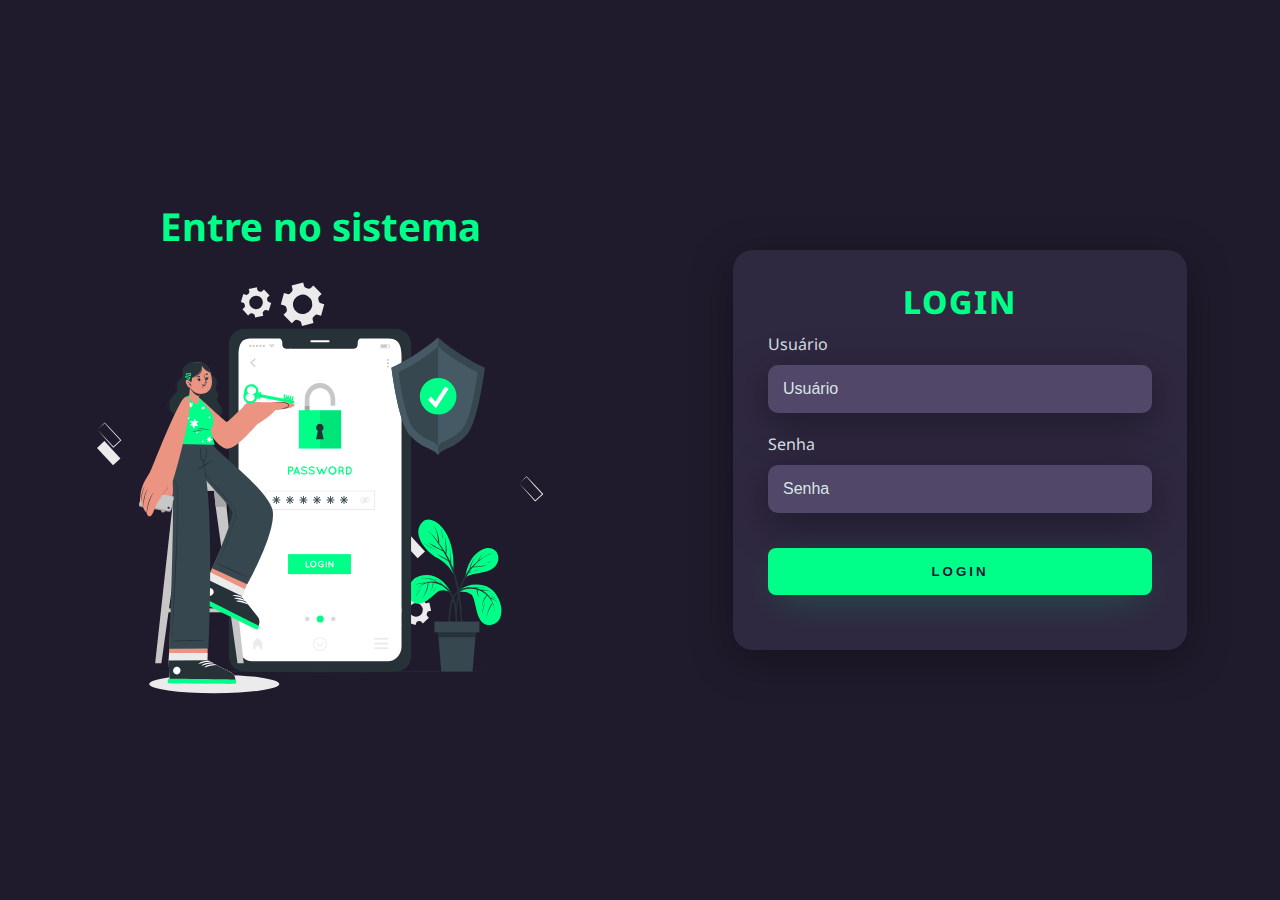
<file: index.html>
<!DOCTYPE html>
<html lang="pt-br">

<head>
    <meta charset="UTF-8" />
    <meta name="viewport" content="width=device-width, initial-scale=1.0" />
    <meta http-equiv="X-UA-Compatible" content="ie=edge" />
    <title>Login:: Entrar</title>
    <link rel="stylesheet" href="./Login/style.css" />
</head>

<body>
    <div class="main-login">
        <div class="left-login">
            <h1>Entre no sistema</h1>
            <img src="./Login/image.svg" class="left-login-image" alt="Image">
        </div>
        <div class="right-login">
            <div class="card-login">
                <h1>LOGIN</h1>
                <div class="textfield">
                    <label for="usuario">Usuário</label>
                    <input type="text" name="usuario" placeholder="Usuário" />
                </div>
                <div class="textfield">
                    <label for="senha">Senha</label>
                    <input type="password" name="senha" placeholder="Senha" />
                </div>
                <button type="submit" class="btn-login" onclick="logar()">Login</button>
            </div>
        </div>
    </div>
    <script src="./Login/script.js"></script>
</body>

</html>
</file>
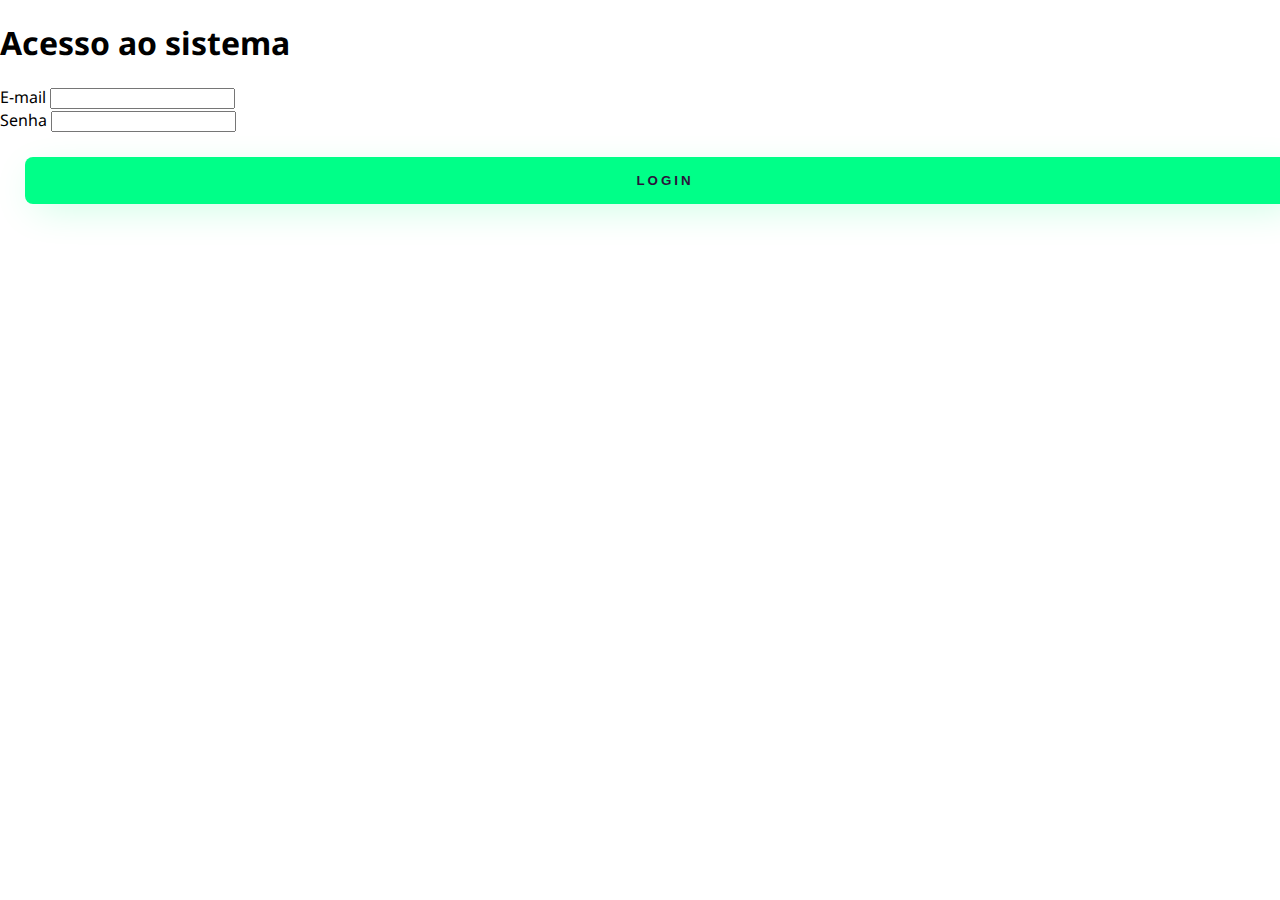
<file: Login/index.html>
<!DOCTYPE html>
<html lang="pt-br">
  <head>
    <meta charset="UTF-8" />
    <meta name="viewport" content="width=device-width, initial-scale=1.0" />
    <meta http-equiv="X-UA-Compatible" content="ie=edge" />
    <title>Login:: Entrar</title>
    <link rel="stylesheet" href="style.css" />
  </head>
  <body>
    <section class="form-section">
      <h1>Acesso ao sistema</h1>

      <div class="form-wrapper">
        <form>
          <div class="input-block">
            <label for="login-email">E-mail</label>
            <input type="email" id="login-email" />
          </div>
          <div class="input-block">
            <label for="login-password">Senha</label>
            <input type="password" id="login-password" />
          </div>
          <button type="submit" class="btn-login" onclick="logar()">Login</button>
        </form>
      </div>
    </section>
    <ul class="squares"></ul>
    <script src="script.js"></script>
  </body>
</html>
</file>
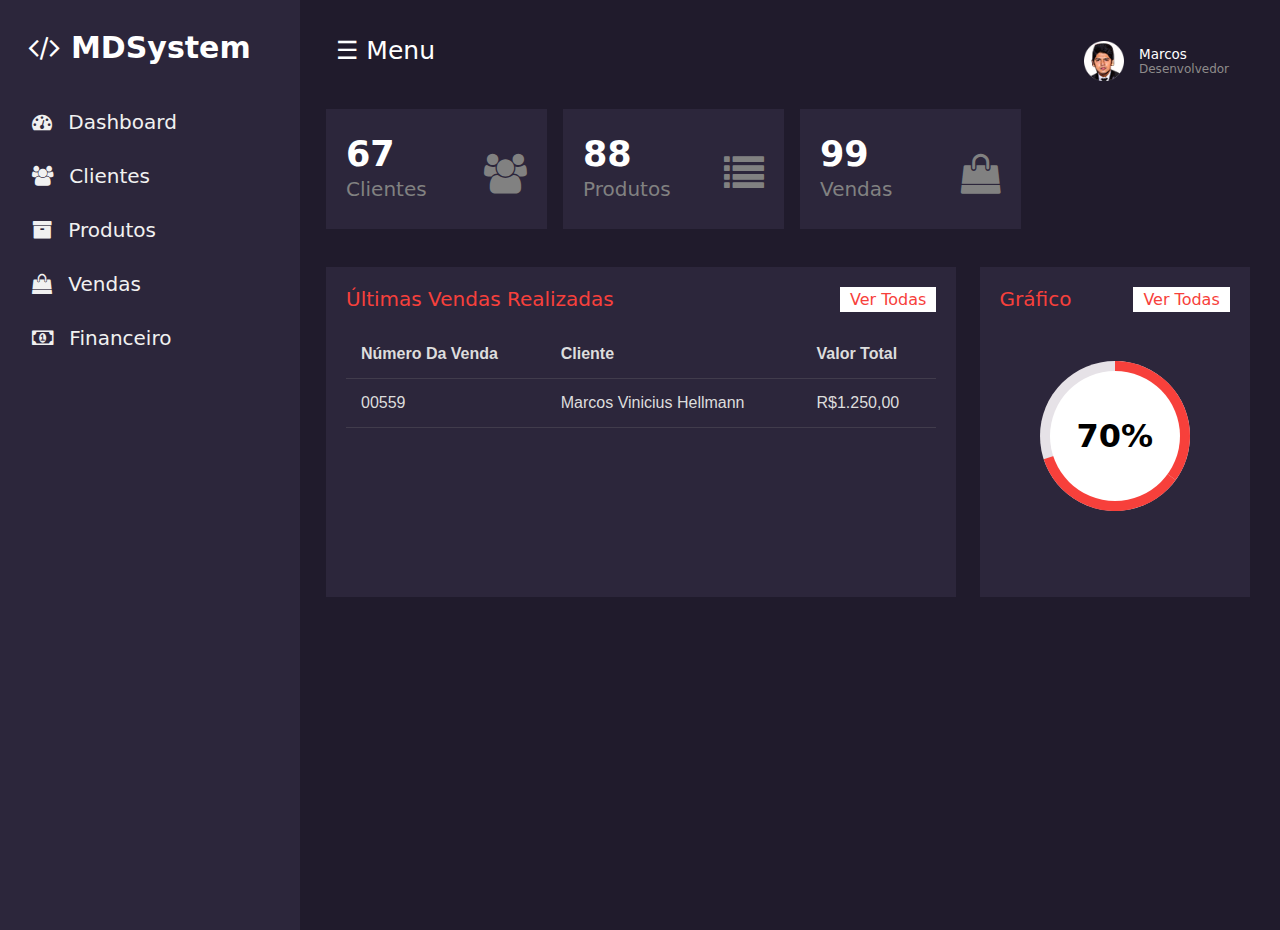
<file: Dashboard/principal.html>
<!Doctype HTML>
<html>

<head>
	<title>MDSystem - Software de gestão empresarial</title>
	<link rel="stylesheet" href="../Dashboard/style.css" type="text/css" />
	<link rel="stylesheet" href="../Clientes/style.css" type="text/css">
	<link rel="stylesheet" href="../Produtos/style.css" type="text/css">
	<link rel="stylesheet" href="../Vendas/style.css" type="text/css">
	<link rel="stylesheet" href="../Financeiro/style.css" type="text/css">
	<link rel="stylesheet" href="https://cdnjs.cloudflare.com/ajax/libs/font-awesome/4.7.0/css/font-awesome.min.css">
</head>

<body>
	<!-- BARRA LATERAL E MENU SUPERIOR -->
	<div id="mySidenav" class="sidenav">
		<p class="logo" style="font-size: 30px;"><i class="fa fa-code" aria-hidden="true"
				style="margin-right: 11px;"></i>MDSystem</p>
		<a href="#" class="icon-a" onclick="openInicio()"><i class="fa fa-dashboard icons"></i>
			<span>Dashboard</span>
		</a>
		<a href="#" class="icon-a" onclick="openCliente()"><i class="fa fa-users icons"></i> <span>Clientes</span></a>
		<a href="#" class="icon-a" onclick="openProduto()"><i class="fa fa-archive icons"></i> <span>Produtos</span></a>
		<a href="#" class="icon-a" onclick="openVenda()"><i class="fa fa-shopping-bag icons"></i>
			<span>Vendas</span></a>
		<a href="#" class="icon-a" onclick="openFinanceiro()"><i class="fa fa-money icons"></i>
			<span>Financeiro</span></a>
	</div>
	<div id="main">
		<div class="head">
			<div class="col-div-6">
				<span style="font-size:25px;cursor:pointer; color: white;" class="nav">&#9776; Menu</span>
				<span style="font-size:25px;cursor:pointer; color: white;" class="nav2">&#9776; Menu</span>
			</div>
			<div class="col-div-6">
				<div class="profile">
					<img src="../Dashboard/images/user.png" class="pro-img" />
					<p>Marcos<span>Desenvolvedor</span></p>
				</div>
			</div>
		</div>
		<!-- DASHBOARD -->
		<div class="tela_inicio" id="Inicio">
			<div class="clearfix"></div>
			<br />
			<div class="col-div-3">
				<div class="box">
					<p>67<br /><span>Clientes</span></p>
					<i class="fa fa-users box-icon"></i>
				</div>
			</div>
			<div class="col-div-3">
				<div class="box">
					<p>88<br /><span>Produtos</span></p>
					<i class="fa fa-list box-icon"></i>
				</div>
			</div>
			<div class="col-div-3">
				<div class="box">
					<p>99<br /><span>Vendas</span></p>
					<i class="fa fa-shopping-bag box-icon"></i>
				</div>
			</div>
			<div class="clearfix"></div>
			<br /><br />
			<div class="col-div-8">
				<div class="box-8">
					<div class="content-box">
						<p>Últimas Vendas Realizadas<span class="seeall" onclick="openVenda()">Ver Todas</span></p>
						<br />
						<table>
							<tr>
								<th>Número Da Venda </th>
								<th>Cliente</th>
								<th>Valor Total</th>
							</tr>
							<tr>
								<td>00559</td>
								<td>Marcos Vinicius Hellmann</td>
								<td>R$1.250,00</td>
							</tr>
						</table>
					</div>
				</div>
			</div>
			<div class="col-div-4">
				<div class="box-4">
					<div class="content-box">
						<p>Gráfico<span class="seeall">Ver Todas</span></p>
						<div class="circle-wrap">
							<div class="circle">
								<div class="mask full">
									<div class="fill"></div>
								</div>
								<div class="mask half">
									<div class="fill"></div>
								</div>
								<div class="inside-circle"> 70% </div>
							</div>
						</div>
					</div>
				</div>
			</div>
		</div>
		<!-- TELA CLIENTES -->
		<div class="tela_clientes" id="Cliente">
			<h2>Clientes</h2>
			<div class="clearfix">
				<div class="botoes">
					<a href="#" id="cadCliente"><i class="fa fa-plus" aria-hidden="true"></i>Cadastrar</a>
					<a href="#" id="editCliente"><i class="fa fa-pencil" aria-hidden="true"></i>Editar</a>
					<a href="#" id="excluirCliente"><i class="fa fa-trash" aria-hidden="true"></i>Excluir</a>
				</div>
				<br>
				<table id="tabelaCliente">
					<thead>
						<tr>
							<th>CÓDIGO</th>
							<th>NOME</th>
							<th>CPF/CNPJ</th>
							<th>TELEFONE</th>
							<th>UF</th>
							<th>CIDADE</th>
							<th>ENDEREÇO</th>
							<th>BAIRRO</th>
							<th>NÚMERO</th>
						</tr>
					</thead>
					<tbody>
						<tr>
							<td>00001</td>
							<td>Marcos Vinicius Hellmann Delfino</td>
							<td>102.527.459-81</td>
							<td>(48) 99635-1582</td>
							<td>SC</td>
							<td>Tubarão</td>
							<td>AV. Paulo Coelho</td>
							<td>Revoredo</td>
							<td>1036</td>
						</tr>
					</tbody>
				</table>
			</div>
			<!-- FORM DE CADASTRO DO CLIENTE -->
			<div id="modal-cliente" class="modal-container">
				<div class="modal">
					<button class="fechar" id="fechar-modal-cliente">x</button>
					<h2 class="subtitulo">Clientes</h2>
					<form>
						<li class="cad-cliente">
							<ul class="fields">
								<label>Nome:</label>
								<input type="text" id="nome" class="input" required style="width: 300px;">
								<label style="margin-top: 15px;">CPF/CPNJ:</label>
								<input type="text" id="cpf" class="input" style="width: 150px;">
								<label style="margin-top: 15px;">Data Nasc.:</label>
								<input type="date" id="nasc" class="input" style="width: 150px;">
								<label style="margin-top: 15px;">Telefone:</label>
								<input type="text" id="telefone" class="input" style="width: 120px;">
								<label style="margin-top: 15px;">E-mail:</label>
								<input type="text" id="email" class="input" style="width: 150px;">
								<label style="margin-top: 15px;">Obs:</label>
								<input type="text" id="obs" class="input" style="width: 300px;">
							</ul>
							<ul class="fields" style="margin-left: 80px;">
								<label>UF:</label>
								<input type="text" id="uf" class="input" style="width: 40px;">
								<label style="margin-top: 15px;">Cidade:</label>
								<input type="text" id="cidade" class="input" style="width: 120px;">
								<label style="margin-top: 15px;">CEP:</label>
								<input type="text" id="cep" class="input" style="width: 120px;">
								<label style="margin-top: 15px;">Endereço:</label>
								<input type="text" id="endereco" class="input" style="width: 270px;">
								<label style="margin-top: 15px;">Bairro:</label>
								<input type="text" id="bairro" class="input" style="width: 150px;">
								<label style="margin-top: 15px;">Número:</label>
								<input type="number" id="numero" class="input" style="width: 50px;">
							</ul>
							<ul class="botao">
								<a href="#" class="button" id="gravarcliente"><i class="fa fa-check"
										aria-hidden="true"></i>Salvar</a>
							</ul>
						</li>
					</form>
				</div>
			</div>
		</div>
		<!-- TELA DE PRODUTOS -->
		<div class="tela_produtos" id="Produtos">
			<h2>Produtos</h2>
			<div class="clearfix">
				<div class="botoes">
					<a href="#" id="cadproduto"><i class="fa fa-plus" aria-hidden="true"></i>Cadastrar</a>
					<a href="#" id="editproduto"><i class="fa fa-pencil" aria-hidden="true"></i>Editar</a>
					<a href="#" id="excluirproduto"><i class="fa fa-trash" aria-hidden="true"></i>Excluir</a>
				</div>
				<br>
				<table id="tabelaProdutos">
					<thead>
						<tr>
							<th>Código</th>
							<th>Descrição</th>
							<th>Estoque</th>
							<th>Marca</th>
							<th>Valor</th>
						</tr>
					</thead>
					<tbody>
						<tr>
							<td>00001</td>
							<td>Macarrão</td>
							<td>200</td>
							<td>Massas Boas</td>
							<td>R$25,00</td>
						</tr>
						<tr>
							<td>00002</td>
							<td>Feijão</td>
							<td>500</td>
							<td>Terra Nossa</td>
							<td>R$5,00</td>
						</tr>
					</tbody>
				</table>
			</div>
			<!-- FORM DE CADASTRO DO PRODUTO -->
			<div id="modal-produto" class="modal-container">
				<div class="modal">
					<button class="fechar" id="fechar-modal-produto">x</button>
					<h2 class="subtitulo">Produtos</h2>
					<form>
						<li>
							<ul class="fields">
								<label>Descrição:</label>
								<input type="text" id="descricao" class="input" required>
								<label>Estoque:</label>
								<input type="number" id="estoque" class="input">
							</ul>
							<ul class="fields">
								<label>Marca:</label>
								<input type="text" id="marca" class="input">
								<label>Valor:</label>
								<input type="number" id="valor" class="input">
							</ul>
							<ul class="botao">
								<a href="#" class="button" id="gravarproduto"><i class="fa fa-check"
										aria-hidden="true"></i>Gravar</a>
							</ul>
						</li>
					</form>
				</div>
			</div>
		</div>
		<!-- TELA VENDAS -->
		<div class="tela_vendas" id="Venda">
			<h2>Vendas</h2>
			<div class="clearfix">
				<div class="botoes">
					<a href="#" id="cadvenda"><i class="fa fa-plus" aria-hidden="true"></i>Cadastrar</a>
					<a href="#" id="editvenda"><i class="fa fa-pencil" aria-hidden="true"></i>Editar</a>
					<a href="#" id="excluirvenda"><i class="fa fa-trash" aria-hidden="true"></i>Excluir</a>
				</div>
				<br>
				<table id="tabelaVendas">
					<thead>
						<tr>
							<th>Código</th>
							<th>Cliente</th>
							<th>Forma de Pgt.</th>
							<th>Valor</th>
							<th>Status</th>
						</tr>
					</thead>
					<tbody>
						<tr>
							<td>00001</td>
							<td>Marcos Vinicius Hellmann</td>
							<td>Dinheiro</td>
							<td>R$25,00</td>
							<td>Faturado</td>
						</tr>
					</tbody>
				</table>
			</div>
			<!-- FORM DE CADASTRO DE VENDA -->
			<div id="modal-venda" class="modal-container">
				<div class="modal">
					<button class="fechar" id="fechar-modal-venda">x</button>
					<h2 class="subtitulo">Pedido de Venda</h2>
					<form>
						<li>
							<ul class="fields">
								<label id="labelcliente" style="font-size: 15px;">Cliente:
									<input type="text" id="cliente" class="input" readonly>
									<button class="lupa-vendas"><i class="fa fa-search" aria-hidden="true"></i>
									</button>
								</label>
								<label id="status" style="font-size: 15px;">Status:
									<select>
										<option>Faturado</option>
										<option>Á Faturar</option>
									</select>
								</label>
							</ul>
							<ul class="fields">
								<label id="labelproduto" style="font-size: 15px;">Produto:
									<input type="text" id="produto" class="input" readonly>
									<label style="font-size: 14px;margin-left: 5px;">Qtd:</label>
									<input type="text" id="qtd" class="input">
									<label style="font-size: 14px;">Valor UN:</label>
									<input type="text" id="valorun" class="input">
									<label style="font-size: 14px;">Total:</label>
									<input type="text" id="valortot" class="input">
									<button class="lupa-vendas" style="margin-left: -7px;"><i class="fa fa-search"
											aria-hidden="true"></i>
									</button>
									<a id="separador">l</a>
									<button class="button" id="incluiproduto"><i class="fa fa-check"
											aria-hidden="true"></i>
									</button>
								</label>
							</ul>
							<div class="scroll">
								<table id="produtosincluidos">
									<thead>
										<tr>
											<th>Código</th>
											<th>Produto</th>
											<th>Quantidade</th>
											<th>Valor Unitário</th>
											<th>Valor Total</th>
										</tr>
									</thead>
									<tbody>
										<tr>
											<td>00001</td>
											<td>Macarrão</td>
											<td>50</td>
											<td>R$5,00</td>
											<td>R$250,00</td>
										</tr>
										<tr>
											<td>00001</td>
											<td>Macarrão</td>
											<td>50</td>
											<td>R$5,00</td>
											<td>R$250,00</td>
										</tr>
										<tr>
											<td>00001</td>
											<td>Macarrão</td>
											<td>50</td>
											<td>R$5,00</td>
											<td>R$250,00</td>
										</tr>
										<tr>
											<td>00001</td>
											<td>Macarrão</td>
											<td>50</td>
											<td>R$5,00</td>
											<td>R$250,00</td>
										</tr>
										<tr>
											<td>00001</td>
											<td>Macarrão</td>
											<td>50</td>
											<td>R$5,00</td>
											<td>R$250,00</td>
										</tr>
										<tr>
											<td>00001</td>
											<td>Macarrão</td>
											<td>50</td>
											<td>R$5,00</td>
											<td>R$250,00</td>
										</tr>
										<tr>
											<td>00001</td>
											<td>Macarrão</td>
											<td>50</td>
											<td>R$5,00</td>
											<td>R$250,00</td>
										</tr>
										<tr>
											<td>00001</td>
											<td>Macarrão</td>
											<td>50</td>
											<td>R$5,00</td>
											<td>R$250,00</td>
										</tr>
									</tbody>
								</table>
							</div>
							<label id="pgto" style="font-size: 15px;">Forma de Pgto.:
								<select>
									<option>Dinheiro</option>
									<option>Cartão</option>
								</select>
							</label>

							<ul class="botao">
								<a href="#" class="button" id="removeproduto"><i class="fa fa-times"
										aria-hidden="true"></i>Remover Produto</a>
								<a href="#" class="button" id="gravarvendas"><i class="fa fa-check"
										aria-hidden="true"></i>Gravar</a>
							</ul>
						</li>
					</form>
				</div>
			</div>
		</div>
		<div class="tela_financeiro" id="Financeiro">
			<h2>Financeiro</h2>
			<div class="clearfix">
				<div class="botoes">
					<a href="#" id="cadfinanceiro"><i class="fa fa-plus" aria-hidden="true"></i>Cadastrar</a>
					<a href="#" id="editfinanceiro"><i class="fa fa-pencil" aria-hidden="true"></i>Editar</a>
					<a href="#" id="excluirfinanceiro"><i class="fa fa-trash" aria-hidden="true"></i>Excluir</a>
				</div>
				<br>
				<table id="tabelafinanceiro">
					<thead>
						<tr>
							<th>CÓDIGO</th>
						</tr>
					</thead>
					<tbody>
						<tr>

						</tr>
					</tbody>
				</table>
			</div>
			<!-- FORM DE CADASTRO DO CLIENTE -->
			<div id="modal-financeiro" class="modal-container">
				<div class="modal">
					<button class="fechar" id="fechar-modal-financeiro">x</button>
					<h2 class="subtitulo">Financeiro</h2>
					<form>
						<li class="cad-financeiro">
							<ul class="fields">
								<label>Nome:</label>
								<input type="text" id="nome" class="input" required style="width: 300px;">
							</ul>
							<ul class="fields" style="margin-left: 80px;">
								<label>UF:</label>
								<input type="text" id="uf" class="input" style="width: 40px;">
							</ul>
							<ul class="botao">
								<a href="#" class="button" id="gravarfinanceiro"><i class="fa fa-check"
										aria-hidden="true"></i>Salvar</a>
							</ul>
						</li>
					</form>
				</div>
			</div>
		</div>
	</div>
	<script src="https://ajax.googleapis.com/ajax/libs/jquery/3.5.1/jquery.min.js"></script>
	<script src="../Dashboard/script.js"></script>
	<script src="../Clientes/script.js"></script>
	<script src="../Produtos/script.js"></script>
	<script src="../Vendas/script.js"></script>
	<script src="../Financeiro/script.js"></script>

	<!-- BARRA LATERAL -->
	<script>
		$(".nav").click(function () {
			$("#mySidenav").css('width', '70px');
			$("#main").css('margin-left', '70px');
			$(".logo").css('visibility', 'hidden');
			$(".logo span").css('visibility', 'visible');
			$(".logo span").css('margin-left', '-10px');
			$(".icon-a").css('visibility', 'hidden');
			$(".icons").css('visibility', 'visible');
			$(".icons").css('margin-left', '-8px');
			$(".nav").css('display', 'none');
			$(".nav2").css('display', 'block');
			$(".sidenav span").css('color', 'transparent');
		});

		$(".nav2").click(function () {
			$("#mySidenav").css('width', '300px');
			$("#main").css('margin-left', '300px');
			$(".logo").css('visibility', 'visible');
			$(".icon-a").css('visibility', 'visible');
			$(".icons").css('visibility', 'visible');
			$(".nav").css('display', 'block');
			$(".sidenav span").css('color', 'white');
			$(".nav2").css('display', 'none');
		});

	</script>
</body>

</html>
</file>
<file: Login/style.css>
@import url('https://fonts.googleapis.com/css2?family=Noto+Sans&display=swap');
body {
    margin: 0;
    font-family: 'Noto Sans', sans-serif;
}

.main-login {
    width: 100vw;
    height: 100vh;
    background: #201b2c;
    display: flex;
    justify-content: center;
    align-items: center;
}

.left-login {
    width: 50vw;
    height: 100vh;
    display: flex;
    justify-content: center;
    align-items: center;
    flex-direction: column;
}

.left-login>h1 {
    font-size: 3vw;
    color: #00ff88;
}

.left-login-image {
    width: 35vw;
}

.right-login {
    width: 50vw;
    height: 100vh;
    display: flex;
    justify-content: center;
    align-items: center;
}

.card-login {
    width: 60%;
    display: flex;
    justify-content: center;
    align-items: center;
    flex-direction: column;
    padding: 30px 35px;
    background: #2f2841;
    border-radius: 20px;
    box-shadow: 0px 10px 40px #00000056;
}

.card-login>h1 {
    color: #00ff88;
    letter-spacing: 2px;
    font-weight: 800;
    margin: 0;
}

.textfield {
    width: 100%;
    display: flex;
    flex-direction: column;
    align-items: flex-start;
    justify-content: center;
    margin: 10px 0px;
}

.textfield>input {
    width: 100%;
    border: none;
    border-radius: 10px;
    padding: 15px;
    background: #514869;
    color: #f0ffffde;
    font-size: 12pt;
    box-shadow: 0px 10px 40px #00000056;
    outline: none;
    box-sizing: border-box;
}

.textfield>input::placeholder {
    color: #f0ffffde;
}

.textfield>label {
    color: #f0ffffde;
    margin-bottom: 10px;
}

.btn-login {
    width: 100%;
    padding: 16px 0px;
    margin: 25px;
    border: none;
    border-radius: 8px;
    outline: none;
    text-transform: uppercase;
    font-weight: 800;
    letter-spacing: 3px;
    color: #2b143b;
    background: #00ff88;
    cursor: pointer;
    box-shadow: 0px 10px 40px -12px #00ff8052;
}

@media only screen and (max-width: 950px) {
    .card-login {
        width: 85%;
    }
}

@media only screen and (max-width: 600px) {
    .main-login {
        flex-direction: column;
    }
    .left-login>h1 {
        display: none;
    }
    .left-login {
        width: 100%;
        height: auto;
    }
    .right-login {
        width: 100%;
        height: auto;
    }
    .left-login-image {
        width: 50vw;
    }
    .card-login {
        width: 90%;
    }
}
</file>
<file: Dashboard/style.css>
body {
  margin: 0px;
  padding: 0px;
  background-color: #201b2c;
  overflow: hidden;
  font-family: system-ui;
}

h2 {
  color: #f1f1f1;
  text-align: center;
}

.clearfix {
  clear: both;
}

.logo {
  margin: 0px;
  margin-left: 28px;
  font-weight: bold;
  color: white;
  margin-bottom: 30px;
}

.sidenav {
  height: 100%;
  width: 300px;
  position: fixed;
  z-index: 1;
  top: 0;
  left: 0;
  background-color: #2c263b;
  overflow: hidden;
  transition: 0.5s;
  padding-top: 30px;
}

.sidenav a {
  padding: 15px 8px 15px 32px;
  text-decoration: none;
  font-size: 20px;
  color: #f1f1f1;
  display: block;
  transition: 0.3s;
}

.sidenav a:hover {
  background-color: #342e42;
}

.sidenav {
  position: absolute;
  top: 0;
  right: 25px;
  font-size: 36px;
}

#main {
  transition: margin-left .5s;
  padding: 16px;
  margin-left: 300px;
}

.head {
  padding: 20px;
}

.col-div-6 {
  width: 50%;
  float: left;
}

.profile {
  display: inline-block;
  float: right;
  width: 160px;
}

.pro-img {
  float: left;
  width: 40px;
  margin-top: 5px;
}

.profile p {
  color: white;
  font-weight: 500;
  margin-left: 55px;
  margin-top: 10px;
  font-size: 13.5px;
}

.profile p span {
  font-weight: 400;
  font-size: 12px;
  display: block;
  color: #8e8b8b;
}

.col-div-3 {
  width: 25%;
  float: left;
}

.box {
  width: 85%;
  height: 100px;
  background-color: #2c263b;
  margin-left: 10px;
  padding: 10px;
}

.box p {
  font-size: 35px;
  color: white;
  font-weight: bold;
  line-height: 30px;
  padding-left: 10px;
  margin-top: 20px;
  display: inline-block;
}

.box p span {
  font-size: 20px;
  font-weight: 400;
  color: #818181;
}

.box-icon {
  font-size: 40px!important;
  float: right;
  margin-top: 35px!important;
  color: #818181;
  padding-right: 10px;
}

.col-div-8 {
  width: 70%;
  float: left;
}

.col-div-4 {
  width: 30%;
  float: left;
}

.content-box {
  padding: 20px;
}

.content-box p {
  margin: 0px;
  font-size: 20px;
  color: #f7403b;
}

.content-box p span {
  float: right;
  background-color: #ddd;
  padding: 3px 10px;
  font-size: 15px;
}

.box-8, .box-4 {
  width: 95%;
  background-color: #2c263b;
  height: 330px;
}

.nav2 {
  display: none;
  width: 100px;
}

.box-8 {
  margin-left: 10px;
}

table {
  font-family: arial, sans-serif;
  border-collapse: collapse;
  width: 100%;
}

td, th {
  text-align: left;
  padding: 15px;
  color: #ddd;
  border-bottom: 1px solid #81818140;
}

#main span.seeall{
  background-color: white;
  font-size: 16px;
  cursor: pointer;
}

.circle-wrap {
  margin: 50px auto;
  width: 150px;
  height: 150px;
  background: #e6e2e7;
  border-radius: 50%;
}

.circle-wrap .circle .mask, .circle-wrap .circle .fill {
  width: 150px;
  height: 150px;
  position: absolute;
  border-radius: 50%;
}

.circle-wrap .circle .mask {
  clip: rect(0px, 150px, 150px, 75px);
}

.circle-wrap .circle .mask .fill {
  clip: rect(0px, 75px, 150px, 0px);
  background-color: #f7403b;
}

.circle-wrap .circle .mask.full, .circle-wrap .circle .fill {
  animation: fill ease-in-out 3s;
  transform: rotate(126deg);
}

@keyframes fill {
  0% {
    transform: rotate(0deg);
  }
  100% {
    transform: rotate(126deg);
  }
}

.circle-wrap .inside-circle {
  width: 130px;
  height: 130px;
  border-radius: 50%;
  background: #fff;
  line-height: 130px;
  text-align: center;
  margin-top: 10px;
  margin-left: 10px;
  position: absolute;
  z-index: 100;
  font-weight: 700;
  font-size: 2em;
}

.sidenav span{
  padding-left: 10px;
  transition: all 0.5s
}
</file>
<file: Clientes/style.css>
.tela_clientes {
  display: none;
}

.tela_clientes .botoes a {
  text-align: center;
  text-decoration: none;
  font-size: 20px;
  color: #f1f1f1;
  transition: 0.3s;
  padding: 10px;
  margin-left: 10px;
}

.tela_clientes .botoes a:hover {
  color: #f1f1f1;
  background-color: #342e42;
}

.tela_clientes .botoes a i {
  margin-right: 10px;
}

/* TABELA ************************ */

#tabelaCliente tr td {
  cursor: pointer;
  /**importante para não mostrar cursor de texto**/
}

/**Cor quando passar por cima**/

#tabelaCliente td:hover {
  background-color: #342e42;
}

/**Cor quando selecionado**/

#tabelaCliente tr.selecionado td {
  background-color: #342e42;
}

/* TELA MODAL DE CADASTRO E EDIÇÃO */

.tela_clientes .modal-container {
  width: 100%;
  height: 100%;
  background-color: rgba(0, 0, 0, .5);
  position: fixed;
  top: 0px;
  left: 0px;
  z-index: 5;
  display: none;
  justify-content: center;
  align-items: center;
}

.tela_clientes .modal-container.mostrar {
  display: flex;
}

.tela_clientes .fechar {
  position: absolute;
  top: -10px;
  right: -10px;
  width: 40px;
  height: 40px;
  margin: 3px;
  border-radius: 40%;
  border: none;
  color: white;
  background: #3d3255;
  font-size: 18px;
  cursor: pointer;
}

.tela_clientes .subtitulo {
  color: white;
}

.tela_clientes .modal {
  background-color: #201b2c;
  position: relative;
  width: 770px;
  height: 470px;
  animation: modal 0.7s;
  border-radius: 20px;
}

.tela_clientes .modal form label {
  color: white;
  font-size: 15px;
  font-weight: 700;
  margin-right: 5px;
  margin-top: 15px;
}

.tela_clientes .modal form li {
  text-decoration: none;
  font-size: 0px;
}

.tela_clientes .modal form input{
  background-color: #201b2c;
  border: none;
  border-bottom: 1px solid;
  color: white;
  font-size: 15px;
  outline: none;
}

.tela_clientes .modal form ul.botao #gravarcliente {
  position: absolute;
  border-radius: 10px;
  color: white;
  background: #3d3255;
  text-decoration: none;
  width: 70px;
  height: 20px;
  font-size: 15px;
  right: 0;
  bottom: 0;
  cursor: pointer;
  padding: 5px;
  margin: 15px;
}

.tela_clientes .modal form ul.botao #gravarcliente i {
  margin-right: 5px;
  margin-left: 2px;
}

@keyframes modal {
  from{
    opacity: 0;
    transform: translateY(-50%);
  }to {
    opacity: 1;
    transform: translateY(0);
  }
}

li.cad-cliente {
  display: flex;
}

li.cad-cliente .fields{
  display: flex;
  flex-direction: column;
}
</file>
<file: Produtos/style.css>
.tela_produtos {
    display: none;
}

.tela_produtos .botoes a {
    text-align: center;
    text-decoration: none;
    font-size: 20px;
    color: #f1f1f1;
    transition: 0.3s;
    padding: 10px;
    margin-left: 10px;
}

.tela_produtos .botoes a:hover {
    color: #f1f1f1;
    background-color: #342e42;
}

.tela_produtos .botoes a i{
    margin-right: 10px;
}

#tabelaProdutos tr td{
    cursor: pointer; /**importante para não mostrar cursor de texto**/
  }
  
  /**Cor quando passar por cima**/
  #tabelaProdutos td:hover{
    background-color: #342e42;
  }
  
  /**Cor quando selecionado**/
  #tabelaProdutos tr.selecionado td{
    background-color: #342e42;
  }

  /* TELA MODAL DE CADASTRO E EDIÇÃO */

.tela_produtos .modal-container {
  width: 100%;
  height: 100%;
  background-color: rgba(0, 0, 0, .5);
  position: fixed;
  top: 0px;
  left: 0px;
  z-index: 5;
  display: none;
  justify-content: center;
  align-items: center;
}

.tela_produtos .modal-container.mostrar {
  display: flex;
}

.tela_produtos .fechar {
  position: absolute;
  top: -10px;
  right: -10px;
  width: 40px;
  height: 40px;
  margin: 3px;
  border: none;
  border-radius: 40%;
  color: white;
  background: #3d3255;
  font-size: 18px;
  cursor: pointer;
}

.tela_produtos .subtitulo {
  color: white;
}

.tela_produtos .modal {
  background-color: #201b2c;
  position: relative;
  width: 630px;
  height: 220px;
  animation: modal 0.7s;
  border-radius: 20px;
}

.tela_produtos .modal form label {
  color: white;
  font-size: 19px;
  font-weight: 700;
  margin-right: 5px;
}

.tela_produtos .modal form li {
  text-decoration: none;
  font-size: 0px;
}

.tela_produtos .modal form input{
  background-color: #201b2c;
  border: none;
  border-bottom: 1px solid;
  color: white;
  font-size: 15px;
  outline: none;
}

.tela_produtos .modal form #descricao {
  width: 210px;
  margin-right: 30px;
}
.tela_produtos .modal form #estoque {
  width: 50px;
}
.tela_produtos .modal form #marca {
  width: 150px;
  margin-right: 106px;
  margin-top: 25px;
}
.tela_produtos .modal form #valor {
  width: 90px;
}

.tela_produtos .modal form ul.botao #gravarproduto {
  position: absolute;
  border-radius: 10px;
  color: white;
  background: #3d3255;
  text-decoration: none;
  border: none;
  width: 70px;
  height: 20px;
  font-size: 15px;
  right: 0;
  bottom: 0;
  cursor: pointer;
  padding: 5px;
  margin: 15px;
}

.tela_produtos .modal form ul.botao #gravarproduto i {
  margin-right: 5px;
  margin-left: 2px;
}

@keyframes modal {
  from{
    opacity: 0;
    transform: translateY(-50%);
  }to {
    opacity: 1;
    transform: translateY(0);
  }
}
</file>
<file: Vendas/style.css>
.tela_vendas {
  display: none;
}

.tela_vendas .botoes a {
  text-align: center;
  text-decoration: none;
  font-size: 20px;
  color: #f1f1f1;
  transition: 0.3s;
  padding: 10px;
  margin-left: 10px;
}

.tela_vendas .botoes a:hover {
  color: #f1f1f1;
  background-color: #342e42;
}

.tela_vendas .botoes a i {
  margin-right: 10px;
}

#tabelaVendas tr td {
  cursor: pointer;
  /**importante para não mostrar cursor de texto**/
}

/**Cor quando passar por cima**/

#tabelaVendas td:hover {
  background-color: #342e42;
}

/**Cor quando selecionado**/

#tabelaVendas tr.selecionado td {
  background-color: #342e42;
}



#produtosincluidos tr td {
  cursor: pointer;
  /**importante para não mostrar cursor de texto**/
}

/**Cor quando passar por cima**/

#produtosincluidos td:hover {
  background-color: #342e42;
}

/**Cor quando selecionado**/

#produtosincluidos tr.selecionado td {
  background-color: #342e42;
}

/* TELA MODAL DE CADASTRO E EDIÇÃO */

.tela_vendas .modal-container {
  width: 100%;
  height: 100%;
  background-color: rgba(0, 0, 0, .5);
  position: fixed;
  top: 0px;
  left: 0px;
  z-index: 5;
  display: none;
  justify-content: center;
  align-items: center;
}

.tela_vendas .modal-container.mostrar {
  display: flex;
}

.tela_vendas .fechar {
  position: absolute;
  top: -10px;
  right: -10px;
  width: 40px;
  height: 40px;
  margin: 3px;
  border: none;
  border-radius: 40%;
  color: white;
  background: #3d3255;
  font-size: 18px;
  cursor: pointer;
}

.tela_vendas .subtitulo {
  color: white;
}

.tela_vendas .modal {
  background: rgb(231, 229, 229);
  padding-left: 25px;
  padding-right: 25px;
  padding-bottom: 25px;
  border: none;
  border-radius: 15px;
  position: relative;
  width: 680px;
  height: 450px;
  animation: modal 0.7s;
  background: #201b2c;
}

.tela_vendas .modal form label {
  color: white;
  font-size: 19px;
  font-weight: 700;
  margin-right: 5px;
}

.tela_vendas .modal form li {
  text-decoration: none;
  font-size: 0px;
}

.tela_vendas button.lupa-vendas {
  color: #1b203d;
  background: rgb(231, 229, 229);
  cursor: pointer;
  border: none;
  width: 30px;
  height: 25px;
}

.tela_vendas button.lupa-vendas:hover {
  color: rgb(231, 229, 229);
  background: #1b203d;
}

.tela_vendas #separador {
  font-size: 15px;
}

.tela_vendas button#incluiproduto {
  border: none;
  background: rgb(231, 229, 229);
  cursor: pointer;
  width: 30px;
  height: 25px;
}

.tela_vendas button#incluiproduto:hover {
  color: rgb(231, 229, 229);
  background: #1b203d;
}

.tela_vendas .modal form ul.botao #gravarvendas {
  position: absolute;
  border-radius: 5px;
  color: white;
  background: #3d3255;
  text-decoration: none;
  border-color: none;
  width: 70px;
  height: 20px;
  font-size: 15px;
  right: 0;
  bottom: 0;
  cursor: pointer;
  padding: 5px;
  margin: 5px;
}

.tela_vendas input {
  background-color: #201b2c;
  border: none;
  border-bottom: 1px solid;
  color: white;
  font-size: 15px;
  outline: none;
}

.tela_vendas .modal form ul.botao #removeproduto {
  position: absolute;
  border-radius: 5px;
  color: white;
  background: #3d3255;
  text-decoration: none;
  border: none;
  width: 105px;
  height: 15px;
  font-size: 11px;
  right: 150px;
  bottom: 40px;
  cursor: pointer;
  padding: 5px;
  margin: 5px;
}

.tela_vendas .modal form ul.botao #removeproduto i {
  margin-right: 5px;
  margin-left: 2px;
}

.tela_vendas .modal form ul.botao #removeproduto:hover {
  background: #343c6b;
}

.tela_vendas .modal form ul.botao #gravarvendas:hover {
  background: #272e55;
}

.tela_vendas .modal form ul.botao #gravarvendas i {
  margin-right: 5px;
  margin-left: 2px;
}

@keyframes modal {
  from {
    opacity: 0;
    transform: translateY(-50%);
  }
  to {
    opacity: 1;
    transform: translateY(0);
  }
}

.tela_vendas .fields {
  position: relative;
}

.tela_vendas .fields #labelcliente {
  position: absolute;
  top: 0;
  left: 0;
}

.tela_vendas .fields #labelproduto {
  position: absolute;
  top: 45px;
  left: 0;
}

.tela_vendas #produto{
  position: relative;
  left: -2px;
  width: 130px;
}

.tela_vendas #qtd {
  position: relative;
  left: -7px;
  width: 30px;
}

.tela_vendas #valorun {
  position: relative;
  left: -7px;
  width: 50px;
}

.tela_vendas #valortot {
  position: relative;
  left: -7px;
  width: 80px;
}

.tela_vendas #status {
  position: absolute;
  top: 0;
  right: 0;
}

.tela_vendas #pgto {
  position: absolute;
  bottom: 15px;
  left: 15px;
  margin: 5px;
}

div.scroll {
  position: relative;
  overflow: auto;
  top: 85px;
  width: 100%;
  height: 240px;
  border-radius: 5px;
}

.tela_vendas #produtosincluidos {
  position: relative;
  background-color: #3d3255;
  border-radius: 5px;
  color: #f1f1f1;
  font-size: 15px;
}

.tela_vendas #produtosincluidos th{
  position: sticky;
  left: 0;
  top: 0;
  z-index: 200;
  background-color: #392d53;
}
</file>
<file: Financeiro/style.css>
.tela_financeiro {
  display: none;
}

.tela_financeiro .botoes a {
  text-align: center;
  text-decoration: none;
  font-size: 20px;
  color: #f1f1f1;
  transition: 0.3s;
  padding: 10px;
  margin-left: 10px;
}

.tela_financeiro .botoes a:hover {
  color: #f1f1f1;
  background-color: #342e42;
}

.tela_financeiro .botoes a i {
  margin-right: 10px;
}

/* TABELA ************************ */

#tabelafinanceiro tr td {
  cursor: pointer;
  /**importante para não mostrar cursor de texto**/
}

/**Cor quando passar por cima**/

#tabelafinanceiro td:hover {
  background-color: #342e42;
}

/**Cor quando selecionado**/

#tabelafinanceiro tr.selecionado td {
  background-color: #342e42;
}

/* TELA MODAL DE CADASTRO E EDIÇÃO */

.tela_financeiro .modal-container {
  width: 100%;
  height: 100%;
  background-color: rgba(0, 0, 0, .5);
  position: fixed;
  top: 0px;
  left: 0px;
  z-index: 5;
  display: none;
  justify-content: center;
  align-items: center;
}

.tela_financeiro .modal-container.mostrar {
  display: flex;
}

.tela_financeiro .fechar {
  position: absolute;
  top: -10px;
  right: -10px;
  width: 40px;
  height: 40px;
  margin: 3px;
  border-radius: 40%;
  border: none;
  color: white;
  background: #3d3255;
  font-size: 18px;
  cursor: pointer;
}

.tela_financeiro .subtitulo {
  color: white;
}

.tela_financeiro .modal {
  background-color: #201b2c;
  position: relative;
  width: 770px;
  height: 470px;
  animation: modal 0.7s;
  border-radius: 20px;
}

.tela_financeiro .modal form label {
  color: white;
  font-size: 15px;
  font-weight: 700;
  margin-right: 5px;
  margin-top: 15px;
}

.tela_financeiro .modal form li {
  text-decoration: none;
  font-size: 0px;
}

.tela_financeiro .modal form input{
  background-color: #201b2c;
  border: none;
  border-bottom: 1px solid;
  color: white;
  font-size: 15px;
  outline: none;
}

.tela_financeiro .modal form ul.botao #gravarfinanceiro {
  position: absolute;
  border-radius: 10px;
  color: white;
  background: #3d3255;
  text-decoration: none;
  width: 70px;
  height: 20px;
  font-size: 15px;
  right: 0;
  bottom: 0;
  cursor: pointer;
  padding: 5px;
  margin: 15px;
}

.tela_financeiro .modal form ul.botao #gravarfinanceiro i {
  margin-right: 5px;
  margin-left: 2px;
}

@keyframes modal {
  from{
    opacity: 0;
    transform: translateY(-50%);
  }to {
    opacity: 1;
    transform: translateY(0);
  }
}

li.cad-financeiro {
  display: flex;
}

li.cad-financeiro .fields{
  display: flex;
  flex-direction: column;
}
</file>
